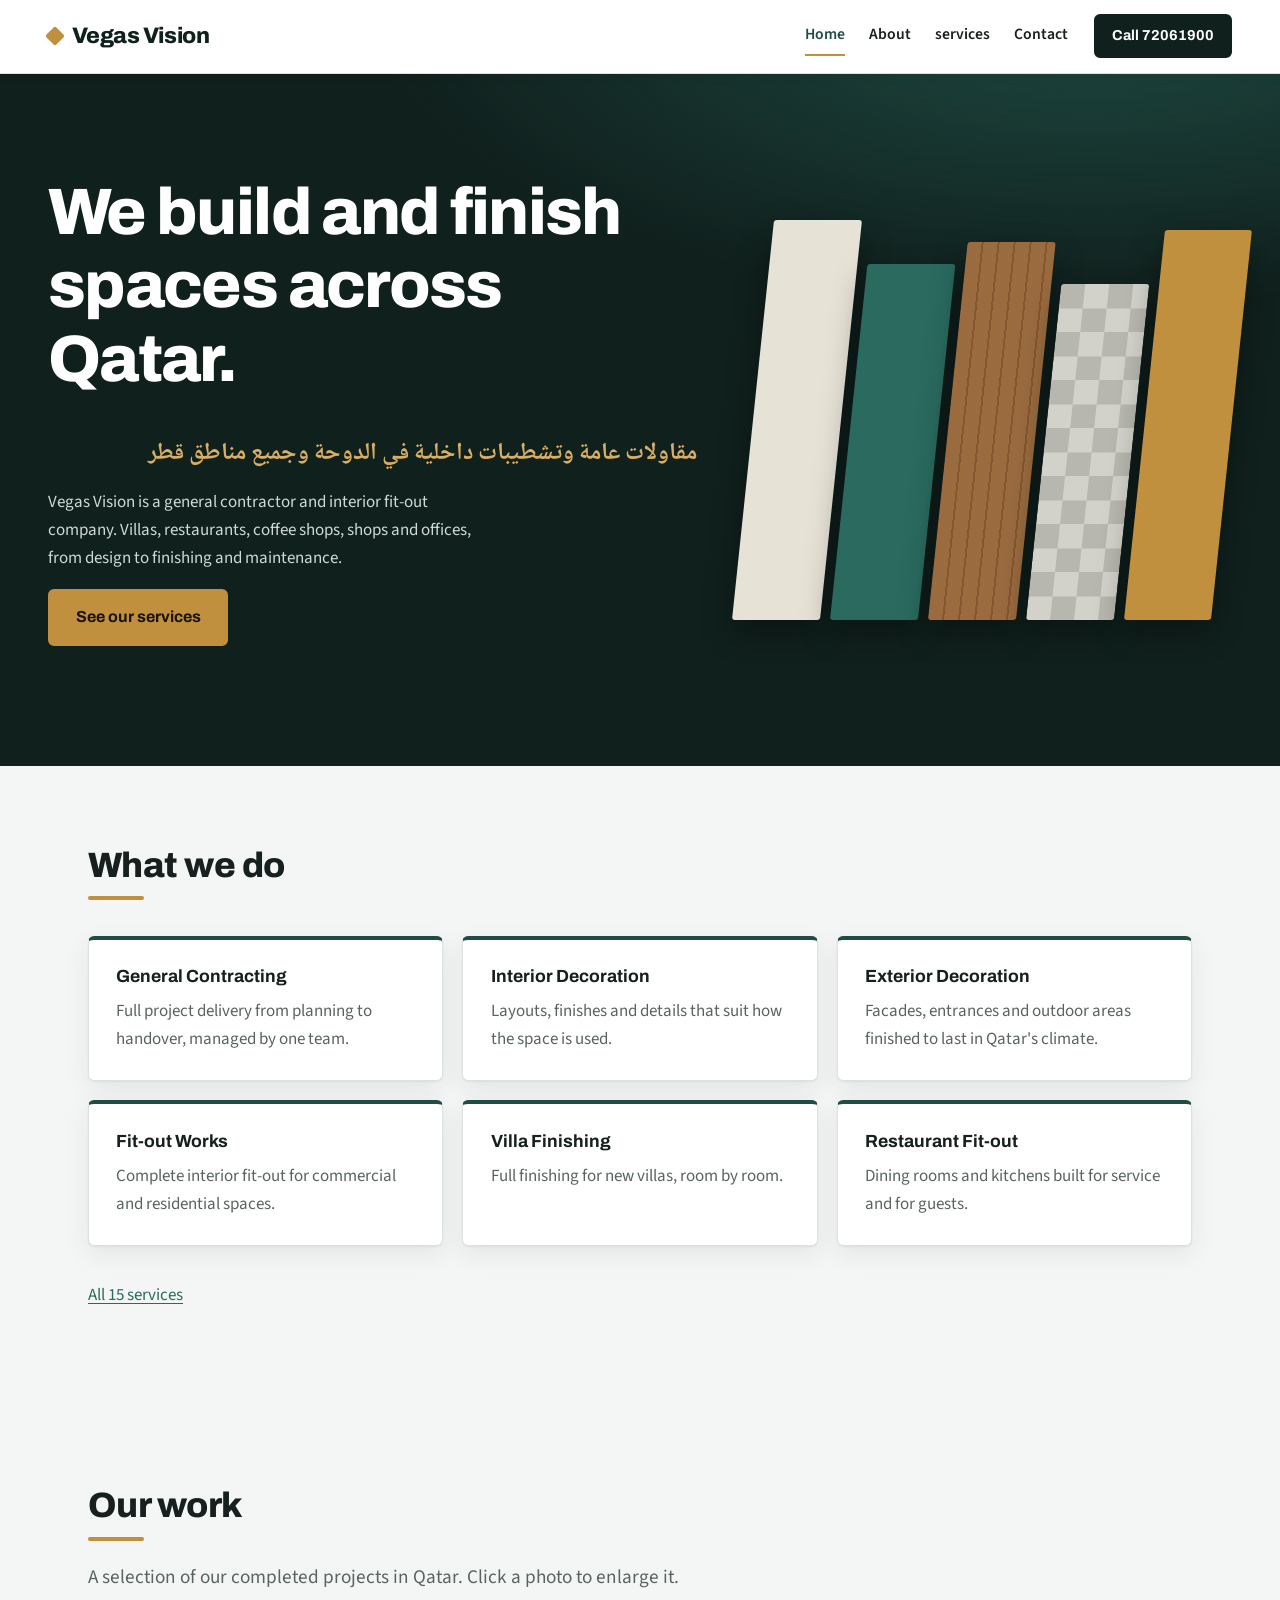
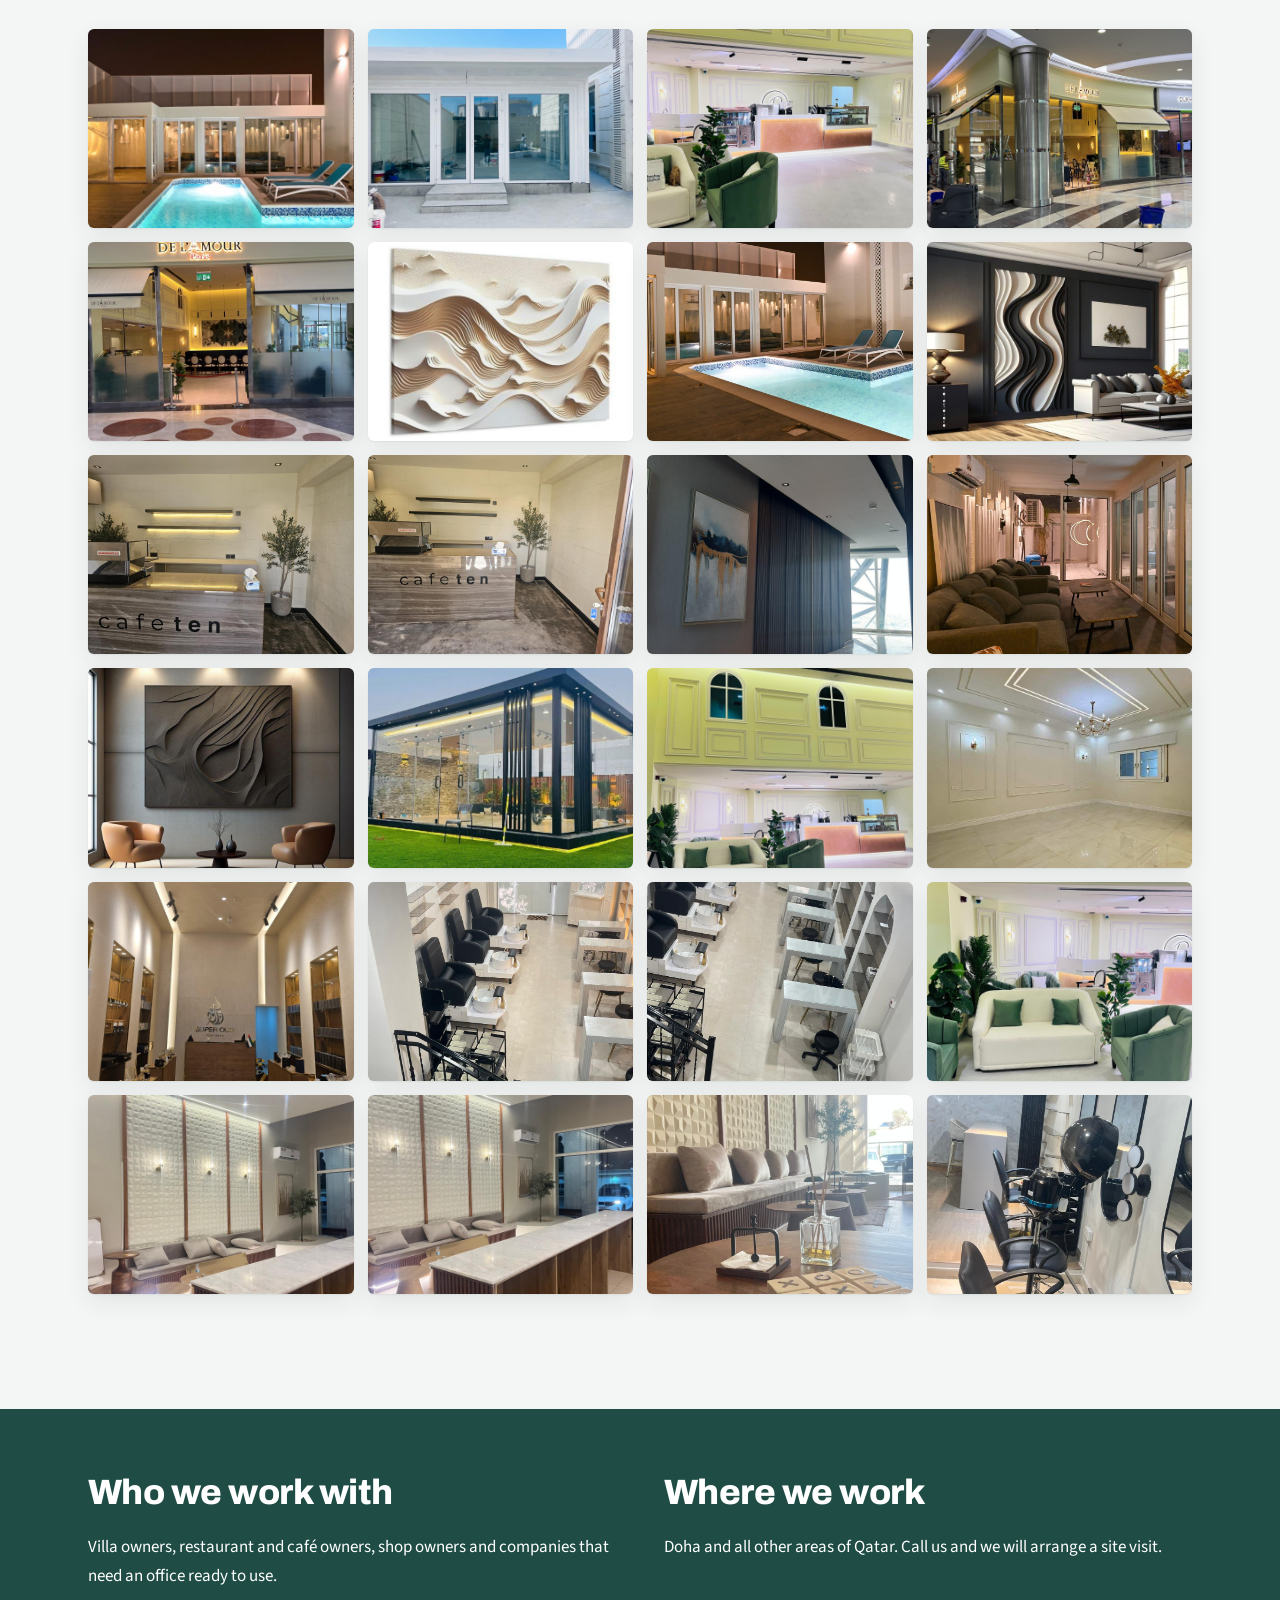
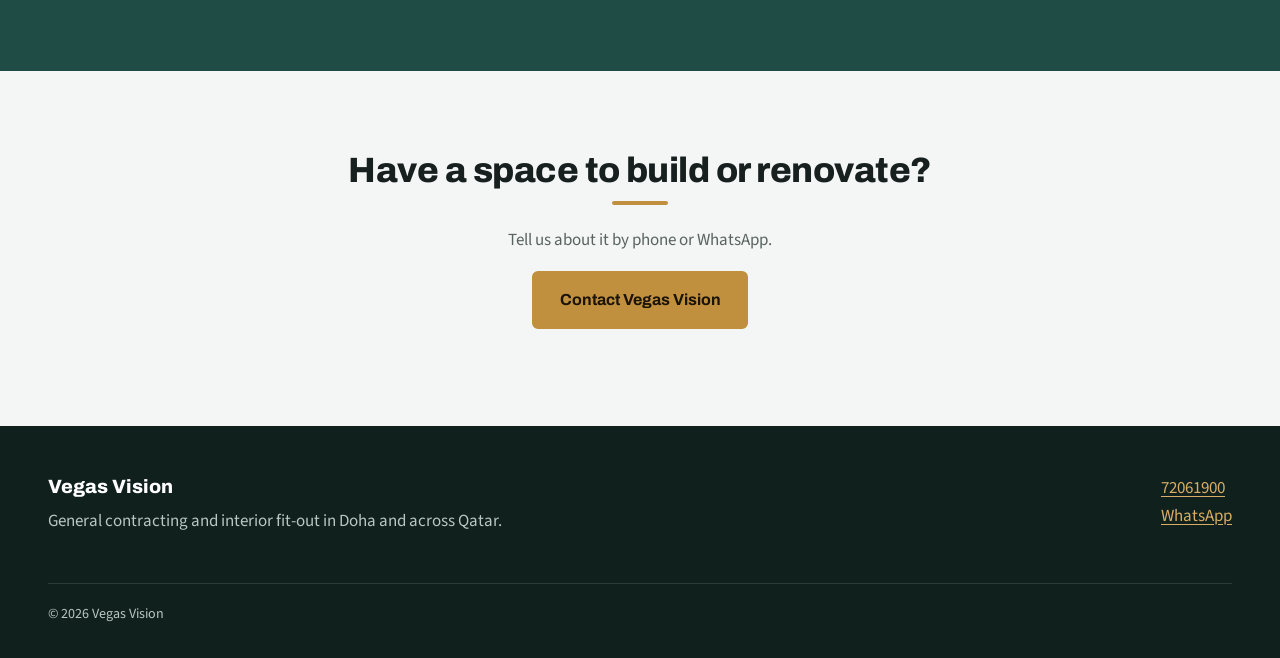
<file: index.html>
<!DOCTYPE html>
<html lang="en">
<head>
<meta charset="utf-8">
<meta name="viewport" content="width=device-width, initial-scale=1">
<title>Vegas Vision | General Contractor & Interior Fit-out in Qatar</title>
<meta name="description" content="General contracting, interior fit-out, villa finishing, restaurant and office fit-out in Doha and across Qatar.">
<link rel="preconnect" href="https://fonts.googleapis.com">
<link rel="preconnect" href="https://fonts.gstatic.com" crossorigin>
<link href="https://fonts.googleapis.com/css2?family=Archivo:wght@500;700;800&family=Source+Sans+3:wght@400;600&family=Noto+Naskh+Arabic:wght@500;700&display=swap" rel="stylesheet">
<link rel="stylesheet" href="index.css">
</head>
<body>

<header class="top">
  <a class="logo" href="index.html">Vegas Vision</a>
  <nav>
    <a href="index.html" aria-current="page">Home</a>
    <a href="about.html">About</a>
    <a href="services.html">services</a>
    <a href="contact.html">Contact</a>
  </nav>
  <a class="btn small" href="tel:+97472061900">Call 72061900</a>
</header>

<main>
  <section class="hero">
    <div>
      <h1>We build and finish spaces across Qatar.</h1>
      <p class="ar" lang="ar" dir="rtl">مقاولات عامة وتشطيبات داخلية في الدوحة وجميع مناطق قطر</p>
      <p>Vegas Vision is a general contractor and interior fit-out company. Villas, restaurants, coffee shops, shops and offices, from design to finishing and maintenance.</p>
      <p>
        <a class="btn" href="services.html">See our services</a>
        
      </p>
    </div>
    <div class="samples" aria-hidden="true">
      <i class="s1"></i><i class="s2"></i><i class="s3"></i><i class="s4"></i><i class="s5"></i>
    </div>
  </section>

  <section class="wrap">
    <h2>What we do</h2>
    <ul class="grid">
      <li><h3>General Contracting</h3><p>Full project delivery from planning to handover, managed by one team.</p></li>
      <li><h3>Interior Decoration</h3><p>Layouts, finishes and details that suit how the space is used.</p></li>
      <li><h3>Exterior Decoration</h3><p>Facades, entrances and outdoor areas finished to last in Qatar's climate.</p></li>
      <li><h3>Fit-out Works</h3><p>Complete interior fit-out for commercial and residential spaces.</p></li>
      <li><h3>Villa Finishing</h3><p>Full finishing for new villas, room by room.</p></li>
      <li><h3>Restaurant Fit-out</h3><p>Dining rooms and kitchens built for service and for guests.</p></li>
    </ul>
    <p><a href="services.html">All 15 services</a></p>
  </section>

  <section class="wrap">
    <h2>Our work</h2>
    <p class="lead">A selection of our completed projects in Qatar. Click a photo to enlarge it.</p>
    <ul class="gallery">
      <li><button type="button" data-src="im1.jpeg"><img src="im1.jpeg" alt="Vegas Vision project 1" width="800" height="600" loading="lazy"></button></li>
      <li><button type="button" data-src="im2.jpeg"><img src="im2.jpeg" alt="Vegas Vision project 2" width="800" height="600" loading="lazy"></button></li>
      <li><button type="button" data-src="im3.jpeg"><img src="im3.jpeg" alt="Vegas Vision project 3" width="800" height="600" loading="lazy"></button></li>
      <li><button type="button" data-src="im4.jpeg"><img src="im4.jpeg" alt="Vegas Vision project 4" width="800" height="600" loading="lazy"></button></li>
      <li><button type="button" data-src="im5.jpeg"><img src="im5.jpeg" alt="Vegas Vision project 5" width="800" height="600" loading="lazy"></button></li>
      <li><button type="button" data-src="im6.jpeg"><img src="im6.jpeg" alt="Vegas Vision project 6" width="800" height="600" loading="lazy"></button></li>
      <li><button type="button" data-src="im7.jpeg"><img src="im7.jpeg" alt="Vegas Vision project 7" width="800" height="600" loading="lazy"></button></li>
      <li><button type="button" data-src="im8.jpeg"><img src="im8.jpeg" alt="Vegas Vision project 8" width="800" height="600" loading="lazy"></button></li>
      <li><button type="button" data-src="im9.jpeg"><img src="im9.jpeg" alt="Vegas Vision project 9" width="800" height="600" loading="lazy"></button></li>
      <li><button type="button" data-src="im10.jpeg"><img src="im10.jpeg" alt="Vegas Vision project 10" width="800" height="600" loading="lazy"></button></li>
      <li><button type="button" data-src="im11.jpeg"><img src="im11.jpeg" alt="Vegas Vision project 11" width="800" height="600" loading="lazy"></button></li>
      <li><button type="button" data-src="im12.jpeg"><img src="im12.jpeg" alt="Vegas Vision project 12" width="800" height="600" loading="lazy"></button></li>
      <li><button type="button" data-src="im13.jpeg"><img src="im13.jpeg" alt="Vegas Vision project 13" width="800" height="600" loading="lazy"></button></li>
      <li><button type="button" data-src="im14.jpeg"><img src="im14.jpeg" alt="Vegas Vision project 14" width="800" height="600" loading="lazy"></button></li>
      <li><button type="button" data-src="im15.jpeg"><img src="im15.jpeg" alt="Vegas Vision project 15" width="800" height="600" loading="lazy"></button></li>
      <li><button type="button" data-src="im16.jpeg"><img src="im16.jpeg" alt="Vegas Vision project 16" width="800" height="600" loading="lazy"></button></li>
      <li><button type="button" data-src="im17.jpeg"><img src="im17.jpeg" alt="Vegas Vision project 17" width="800" height="600" loading="lazy"></button></li>
      <li><button type="button" data-src="im18.jpeg"><img src="im18.jpeg" alt="Vegas Vision project 18" width="800" height="600" loading="lazy"></button></li>
      <li><button type="button" data-src="im19.jpeg"><img src="im19.jpeg" alt="Vegas Vision project 19" width="800" height="600" loading="lazy"></button></li>
      <li><button type="button" data-src="im20.jpeg"><img src="im20.jpeg" alt="Vegas Vision project 20" width="800" height="600" loading="lazy"></button></li>
      <li><button type="button" data-src="im21.jpeg"><img src="im21.jpeg" alt="Vegas Vision project 21" width="800" height="600" loading="lazy"></button></li>
      <li><button type="button" data-src="im22.jpeg"><img src="im22.jpeg" alt="Vegas Vision project 22" width="800" height="600" loading="lazy"></button></li>
      <li><button type="button" data-src="im23.jpeg"><img src="im23.jpeg" alt="Vegas Vision project 23" width="800" height="600" loading="lazy"></button></li>
      <li><button type="button" data-src="im24.jpeg"><img src="im24.jpeg" alt="Vegas Vision project 24" width="800" height="600" loading="lazy"></button></li>
      
    </ul>
  </section>

  <section class="band">
    <div class="wrap two">
      <div>
        <h2>Who we work with</h2>
        <p>Villa owners, restaurant and café owners, shop owners and companies that need an office ready to use.</p>
      </div>
      <div>
        <h2>Where we work</h2>
        <p>Doha and all other areas of Qatar. Call us and we will arrange a site visit.</p>
      </div>
    </div>
  </section>

  <section class="wrap cta">
    <h2>Have a space to build or renovate?</h2>
    <p>Tell us about it by phone or WhatsApp.</p>
    <p><a class="btn" href="contact.html">Contact Vegas Vision</a></p>
  </section>
</main>

<dialog id="lb">
  <button type="button" id="close" aria-label="Close">&times;</button>
  <img alt="">
</dialog>

<footer>
  <div>
    <strong>Vegas Vision</strong>
    <p>General contracting and interior fit-out in Doha and across Qatar.</p>
  </div>
  <div>
    <a href="tel:+97472061900">72061900</a><br>
    <a href="https://wa.me/97472061900">WhatsApp</a>
  </div>
  <p class="copy">&copy; 2026 Vegas Vision</p>
</footer>

<script>
  const lb = document.getElementById("lb");
  const big = lb.querySelector("img");
  document.querySelectorAll(".gallery button").forEach(b => {
    b.addEventListener("click", () => {
      big.src = b.dataset.src;
      big.alt = b.querySelector("img").alt;
      lb.showModal();
    });
  });
  document.getElementById("close").addEventListener("click", () => lb.close());
  lb.addEventListener("click", e => { if (e.target === lb) lb.close(); });
</script>

</body>
</html>
</file>
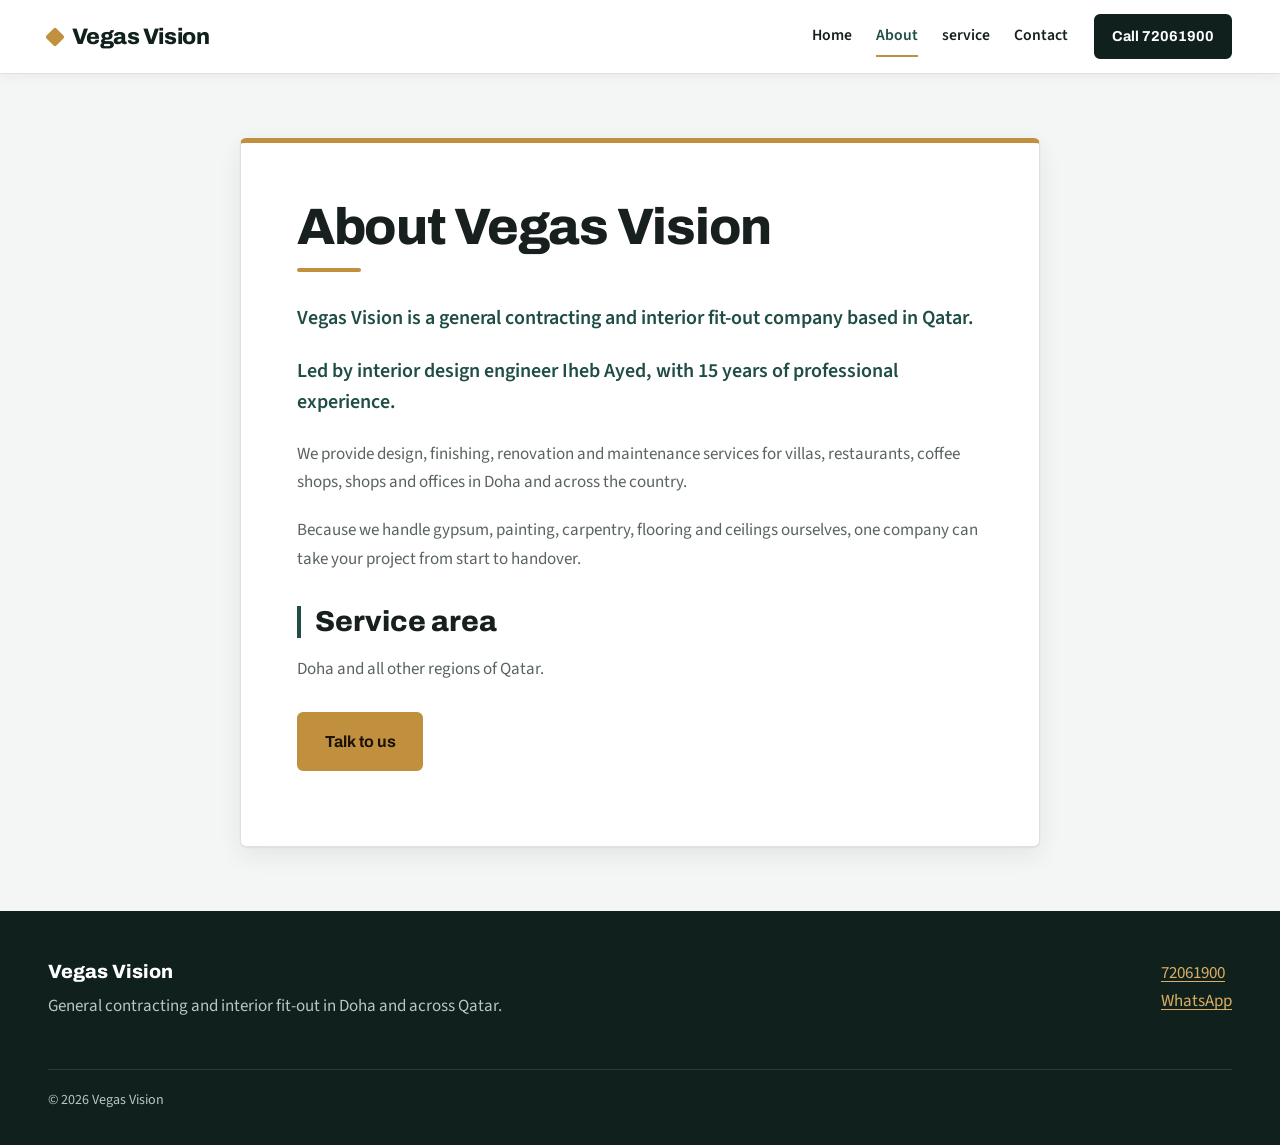
<file: about.html>
<!DOCTYPE html>
<html lang="en">
<head>
<meta charset="utf-8">
<meta name="viewport" content="width=device-width, initial-scale=1">
<title>About | Vegas Vision</title>
<meta name="description" content="About Vegas Vision, a general contracting and fit-out company in Qatar.">
<link rel="preconnect" href="https://fonts.googleapis.com">
<link rel="preconnect" href="https://fonts.gstatic.com" crossorigin>
<link href="https://fonts.googleapis.com/css2?family=Archivo:wght@500;700;800&family=Source+Sans+3:wght@400;600&family=Noto+Naskh+Arabic:wght@500;700&display=swap" rel="stylesheet">
<link rel="stylesheet" href="about.css">
</head>
<body>

<header class="top">
  <a class="logo" href="index.html">Vegas Vision</a>
  <nav>
    <a href="index.html">Home</a>
    <a href="about.html" aria-current="page">About</a>
    <a href="services.html">service</a>
    <a href="contact.html">Contact</a>
  </nav>
  <a class="btn small" href="tel:+97472061900">Call 72061900</a>
</header>

<main>
  <section class="wrap" style="max-width:800px">
    <h1>About Vegas Vision</h1>
    <p class="lead">Vegas Vision is a general contracting and interior fit-out company based in Qatar.</p>
    <p class="lead">Led by interior design engineer Iheb Ayed, with 15 years of professional experience.</p>
    <p>We provide design, finishing, renovation and maintenance services for villas, restaurants, coffee shops, shops and offices in Doha and across the country.</p>
    <p>Because we handle gypsum, painting, carpentry, flooring and ceilings ourselves, one company can take your project from start to handover.</p>
    <h2>Service area</h2>
    <p>Doha and all other regions of Qatar.</p>
    <p><a class="btn" href="contact.html">Talk to us</a></p>
  </section>
</main>

<footer>
  <div>
    <strong>Vegas Vision</strong>
    <p>General contracting and interior fit-out in Doha and across Qatar.</p>
  </div>
  <div>
    <a href="tel:+97472061900">72061900</a><br>
    <a href="https://wa.me/97472061900">WhatsApp</a>
  </div>
  <p class="copy">&copy; 2026 Vegas Vision</p>
</footer>

</body>
</html>
</file>
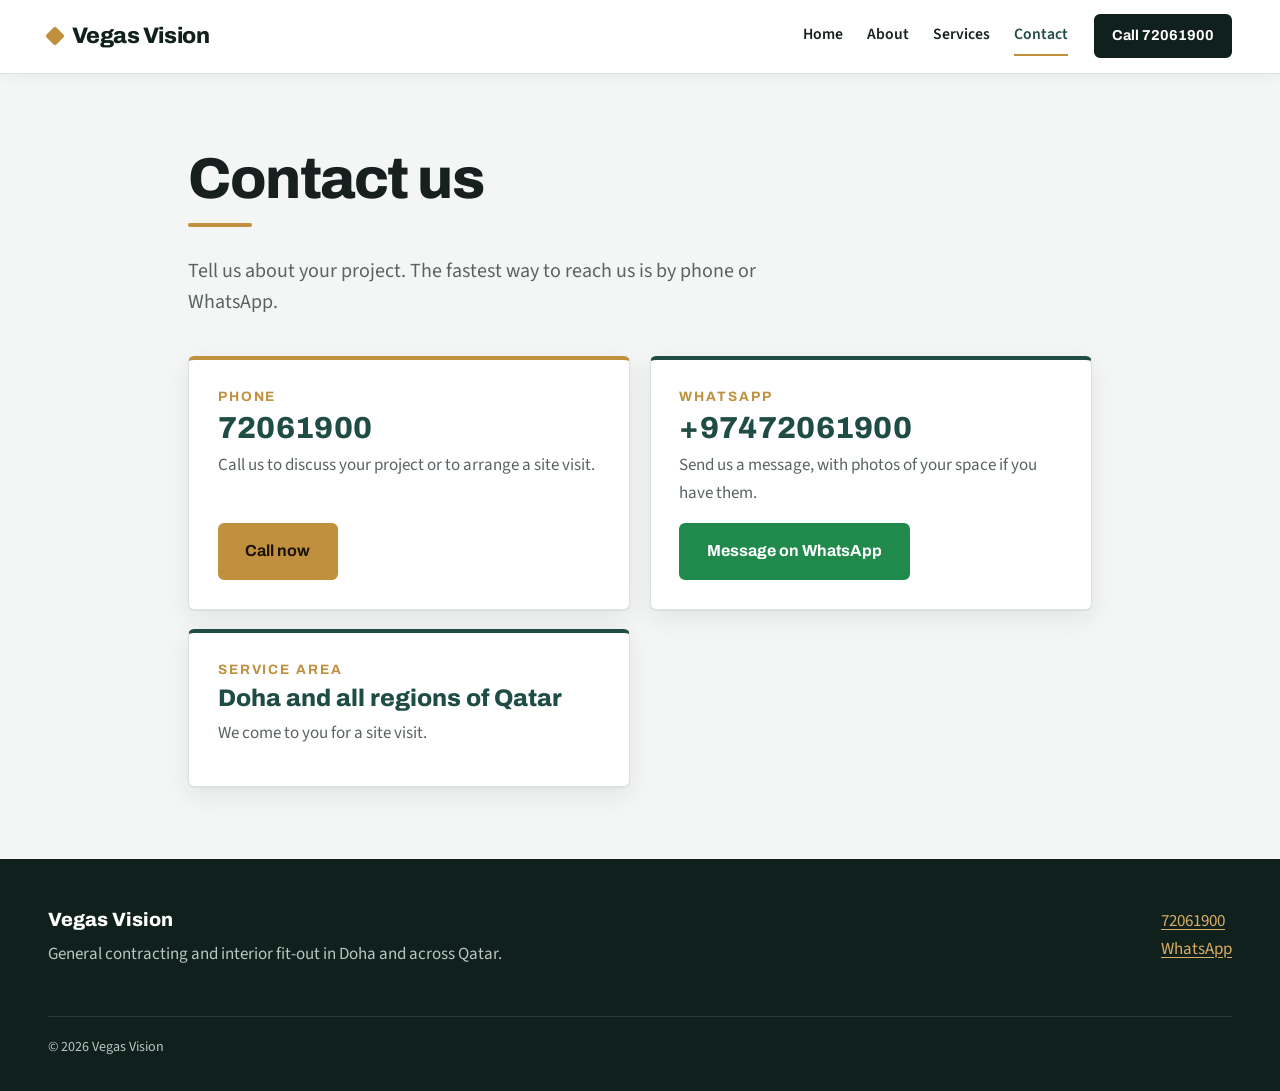
<file: contact.html>
<!DOCTYPE html>
<html lang="en">
<head>
<meta charset="utf-8">
<meta name="viewport" content="width=device-width, initial-scale=1">
<title>Contact | Vegas Vision</title>
<meta name="description" content="Call or WhatsApp Vegas Vision on 72061900 for general contracting and fit-out in Doha and across Qatar.">
<link rel="preconnect" href="https://fonts.googleapis.com">
<link rel="preconnect" href="https://fonts.gstatic.com" crossorigin>
<link href="https://fonts.googleapis.com/css2?family=Archivo:wght@500;700;800&family=Source+Sans+3:wght@400;600&family=Noto+Naskh+Arabic:wght@500;700&display=swap" rel="stylesheet">
<link rel="stylesheet" href="contact.css">
</head>
<body>

<header class="top">
  <a class="logo" href="index.html">Vegas Vision</a>
  <nav>
    <a href="index.html">Home</a>
     <a href="about.html">About</a>
    <a href="services.html">Services</a>
    <a href="contact.html" aria-current="page">Contact</a>
  </nav>
  <a class="btn small" href="tel:+97472061900">Call 72061900</a>
</header>

<main>
  <section class="wrap">
    <h1>Contact us</h1>
    <p class="lead">Tell us about your project. The fastest way to reach us is by phone or WhatsApp.</p>

    <ul class="channels">
      <li>
        <h2>Phone</h2>
        <a class="number" href="tel:+97472061900">72061900</a>
        <p>Call us to discuss your project or to arrange a site visit.</p>
        <a class="btn" href="tel:+97472061900">Call now</a>
      </li>
      <li>
        <h2>WhatsApp</h2>
        <a class="number" href="https://wa.me/97472061900">+97472061900</a>
        <p>Send us a message, with photos of your space if you have them.</p>
        <a class="btn wa" href="https://wa.me/97472061900">Message on WhatsApp</a>
      </li>
      <li>
        <h2>Service area</h2>
        <span class="area">Doha and all regions of Qatar</span>
        <p>We come to you for a site visit.</p>
      </li>
    </ul>
  </section>
</main>

<footer>
  <div>
    <strong>Vegas Vision</strong>
    <p>General contracting and interior fit-out in Doha and across Qatar.</p>
  </div>
  <div>
    <a href="tel:+97472061900">72061900</a><br>
    <a href="https://wa.me/97472061900">WhatsApp</a>
  </div>
  <p class="copy">&copy; 2026 Vegas Vision</p>
</footer>

</body>
</html>
</file>
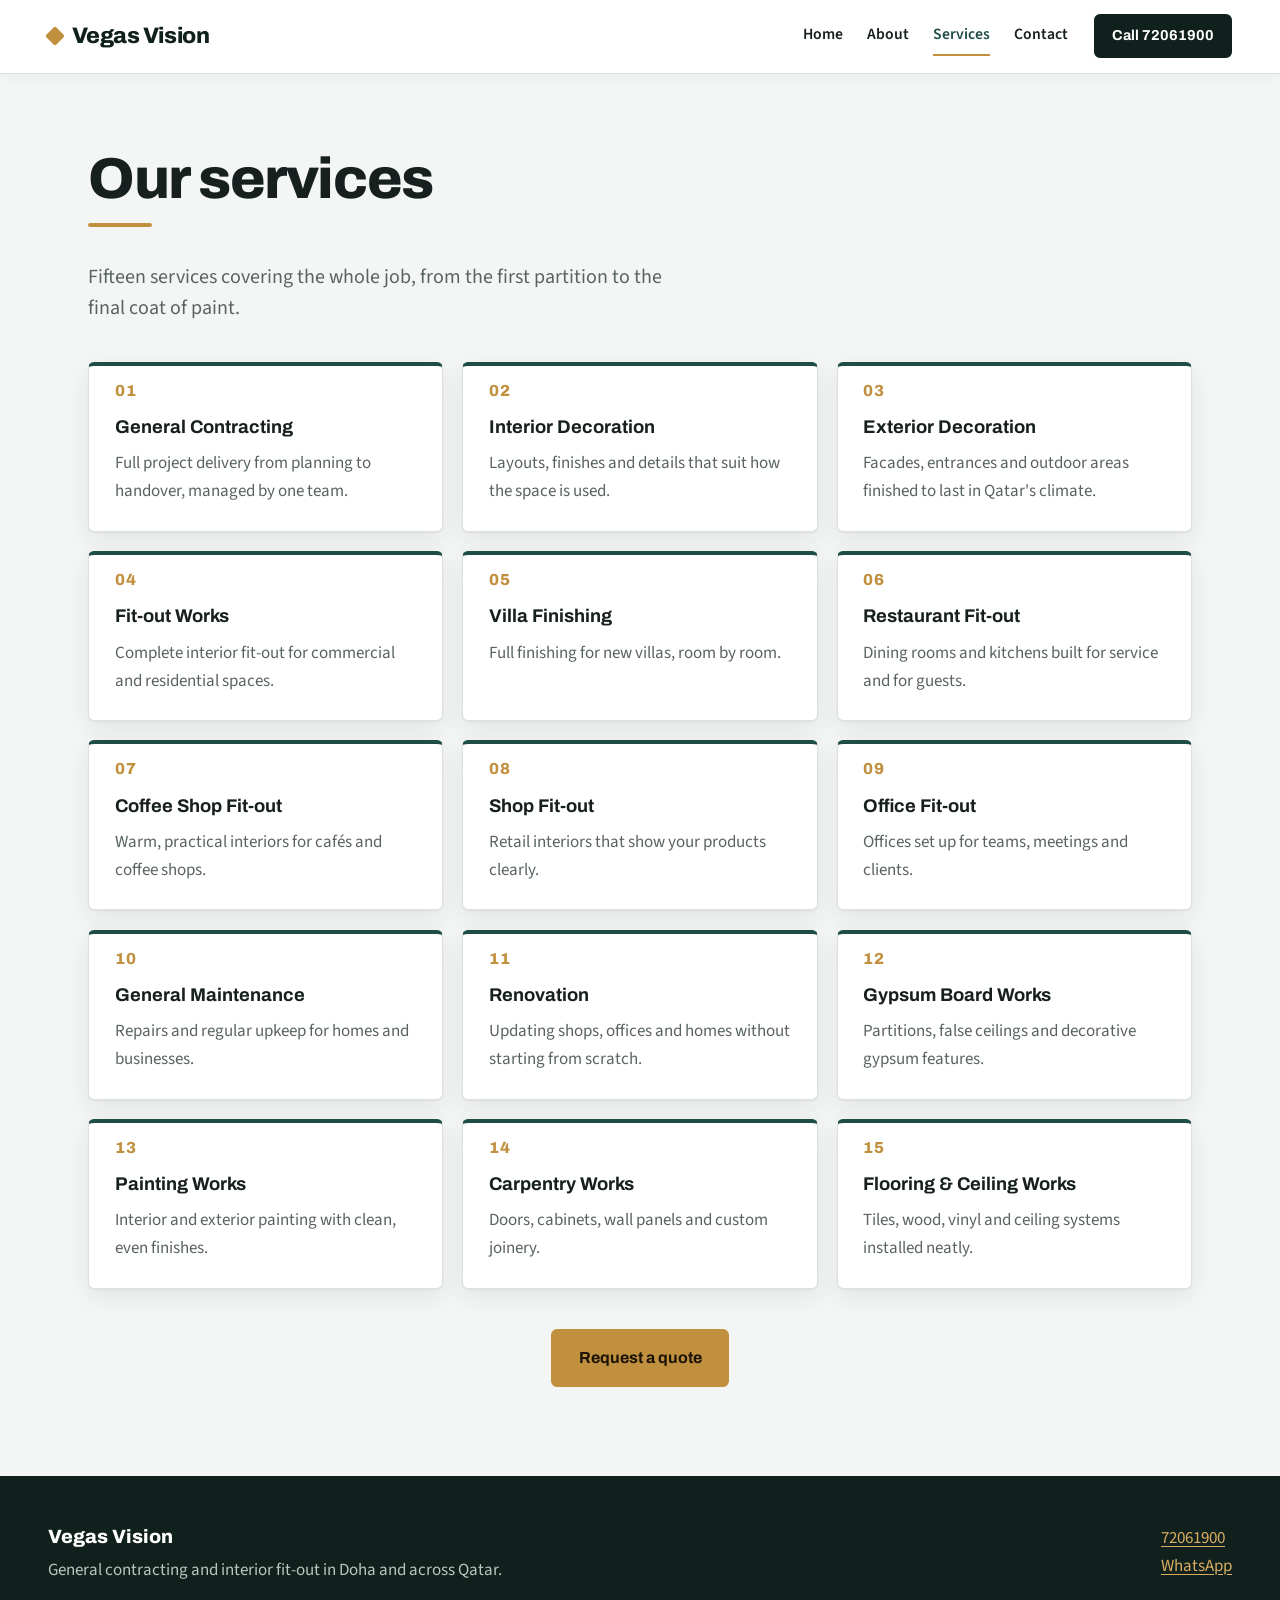
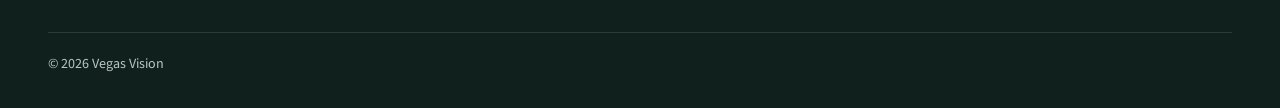
<file: services.html>
<!DOCTYPE html>
<html lang="en">
<head>
<meta charset="utf-8">
<meta name="viewport" content="width=device-width, initial-scale=1">
<title>Services | Vegas Vision</title>
<meta name="description" content="Fit-out, villa finishing, renovation, gypsum, painting, carpentry, flooring and maintenance in Qatar.">
<link rel="preconnect" href="https://fonts.googleapis.com">
<link rel="preconnect" href="https://fonts.gstatic.com" crossorigin>
<link href="https://fonts.googleapis.com/css2?family=Archivo:wght@500;700;800&family=Source+Sans+3:wght@400;600&family=Noto+Naskh+Arabic:wght@500;700&display=swap" rel="stylesheet">
<link rel="stylesheet" href="services.css">
</head>
<body>

<header class="top">
  <a class="logo" href="index.html">Vegas Vision</a>
  <nav>
    <a href="index.html">Home</a>
    <a href="about.html">About</a>
    <a href="services.html" aria-current="page">Services</a>
    
    <a href="contact.html">Contact</a>
  </nav>
  <a class="btn small" href="tel:+97472061900">Call 72061900</a>
</header>

<main>
  <section class="wrap">
    <h1>Our services</h1>
    <p class="lead">Fifteen services covering the whole job, from the first partition to the final coat of paint.</p>
    <ul class="grid">
      <li><h3>General Contracting</h3><p>Full project delivery from planning to handover, managed by one team.</p></li>
      <li><h3>Interior Decoration</h3><p>Layouts, finishes and details that suit how the space is used.</p></li>
      <li><h3>Exterior Decoration</h3><p>Facades, entrances and outdoor areas finished to last in Qatar's climate.</p></li>
      <li><h3>Fit-out Works</h3><p>Complete interior fit-out for commercial and residential spaces.</p></li>
      <li><h3>Villa Finishing</h3><p>Full finishing for new villas, room by room.</p></li>
      <li><h3>Restaurant Fit-out</h3><p>Dining rooms and kitchens built for service and for guests.</p></li>
      <li><h3>Coffee Shop Fit-out</h3><p>Warm, practical interiors for cafés and coffee shops.</p></li>
      <li><h3>Shop Fit-out</h3><p>Retail interiors that show your products clearly.</p></li>
      <li><h3>Office Fit-out</h3><p>Offices set up for teams, meetings and clients.</p></li>
      <li><h3>General Maintenance</h3><p>Repairs and regular upkeep for homes and businesses.</p></li>
      <li><h3>Renovation</h3><p>Updating shops, offices and homes without starting from scratch.</p></li>
      <li><h3>Gypsum Board Works</h3><p>Partitions, false ceilings and decorative gypsum features.</p></li>
      <li><h3>Painting Works</h3><p>Interior and exterior painting with clean, even finishes.</p></li>
      <li><h3>Carpentry Works</h3><p>Doors, cabinets, wall panels and custom joinery.</p></li>
      <li><h3>Flooring &amp; Ceiling Works</h3><p>Tiles, wood, vinyl and ceiling systems installed neatly.</p></li>
    </ul>
    <p><a class="btn" href="contact.html">Request a quote</a></p>
  </section>
</main>

<footer>
  <div>
    <strong>Vegas Vision</strong>
    <p>General contracting and interior fit-out in Doha and across Qatar.</p>
  </div>
  <div>
    <a href="tel:+97472061900">72061900</a><br>
    <a href="https://wa.me/97472061900">WhatsApp</a>
  </div>
  <p class="copy">&copy; 2026 Vegas Vision</p>
</footer>

</body>
</html>
</file>
<file: index.css>
/* Vegas Vision - professional stylesheet for home1.html */
:root{
  --ink:#17201f; --mute:#59635f; --bg:#f4f6f5; --card:#ffffff; --line:#dde2df;
  --dark:#10201d; --pine:#1f4d45; --pine-2:#2a6a5f; --brass:#c0903f; --brass-2:#d9ad63;
  --radius:6px; --shadow:0 1px 2px rgba(16,32,29,.06),0 8px 24px rgba(16,32,29,.08);
  --max:1200px; --pad:clamp(1.1rem,5vw,3rem);
}
*,*::before,*::after{box-sizing:border-box}
html{scroll-behavior:smooth;-webkit-text-size-adjust:100%}
body{margin:0;background:var(--bg);color:var(--ink);font:400 17px/1.65 "Source Sans 3",system-ui,sans-serif;-webkit-font-smoothing:antialiased}
img{max-width:100%;height:auto}
h1,h2,h3,.logo,.btn{font-family:Archivo,system-ui,sans-serif}
h1,h2,h3{margin:0 0 .6em;line-height:1.12;color:var(--ink)}
h1{font-size:clamp(2.3rem,5.4vw,4.1rem);font-weight:800;letter-spacing:-.025em}
h2{font-size:clamp(1.6rem,3vw,2.2rem);font-weight:800;letter-spacing:-.015em}
h3{font-size:1.1rem;font-weight:700}
p{margin:0 0 1em}
a{color:var(--pine-2);text-underline-offset:3px}
a:focus-visible,button:focus-visible{outline:3px solid var(--brass);outline-offset:3px}
.lead{font-size:1.2rem;color:var(--mute);max-width:60ch}

/* Header */
.top{position:sticky;top:0;z-index:20;display:flex;align-items:center;gap:1.6rem;flex-wrap:wrap;padding:.9rem var(--pad);background:rgba(255,255,255,.96);backdrop-filter:blur(8px);border-bottom:1px solid var(--line);box-shadow:0 2px 12px rgba(16,32,29,.05)}
.logo{margin:0 auto 0 0;font-size:1.4rem;font-weight:800;letter-spacing:-.02em;color:var(--dark);text-decoration:none;display:flex;align-items:center;gap:.6rem}
.logo::before{content:"";width:14px;height:14px;background:var(--brass);transform:rotate(45deg);border-radius:2px}
nav{display:flex;gap:1.5rem;flex-wrap:wrap}
nav a{color:var(--ink);font-weight:600;font-size:.98rem;text-decoration:none;padding:.35rem 0;border-bottom:2px solid transparent;transition:border-color .2s,color .2s}
nav a:hover{color:var(--pine-2);border-color:var(--line)}
nav a[aria-current]{border-color:var(--brass);color:var(--pine)}

/* Buttons */
.btn{display:inline-block;padding:.85rem 1.6rem;border-radius:var(--radius);background:var(--brass);color:#1b1306;border:2px solid var(--brass);font-weight:700;font-size:1rem;text-decoration:none;transition:background .2s,transform .2s,box-shadow .2s}
.btn:hover{background:var(--brass-2);border-color:var(--brass-2);transform:translateY(-1px);box-shadow:0 6px 16px rgba(192,144,63,.35)}
.btn.ghost{background:transparent;color:inherit;border-color:currentColor}
.btn.ghost:hover{background:rgba(255,255,255,.1);box-shadow:none}
.btn.small{padding:.5rem 1rem;font-size:.9rem;background:var(--dark);border-color:var(--dark);color:#fff}
.btn.small:hover{background:var(--pine);border-color:var(--pine);box-shadow:none}

/* Hero (full-width dark band) */
.hero{display:grid;grid-template-columns:1.15fr .85fr;gap:3.5rem;align-items:center;padding:clamp(3.5rem,8vw,6.5rem) max(var(--pad),calc((100% - var(--max))/2));background:radial-gradient(1200px 500px at 85% -10%,rgba(42,106,95,.55),transparent 60%),var(--dark);color:#fff}
.hero h1{color:#fff}
.hero p{color:#cfdad6;max-width:56ch}
.hero .ar{font:700 1.5rem/1.5 "Noto Naskh Arabic",serif;color:var(--brass-2);margin-bottom:1rem}
.hero .btn.ghost{color:#fff}
.samples{display:grid;grid-template-columns:repeat(5,1fr);gap:10px;height:400px;transform:skewX(-6deg)}
.samples i{display:block;border-radius:3px;box-shadow:0 12px 30px rgba(0,0,0,.35)}
.s1{background:#e7e2d6}.s2{background:var(--pine-2);margin-top:44px}
.s3{background:repeating-linear-gradient(90deg,#9a6b3f 0 14px,#855730 14px 16px);margin-top:22px}
.s4{background:repeating-conic-gradient(#d2d2cb 0 25%,#b7b7af 0 50%) 0 0/48px 48px;margin-top:64px}
.s5{background:var(--brass);margin-top:10px}

/* Sections */
.wrap{max-width:var(--max);margin:0 auto;padding:clamp(3rem,7vw,5rem) var(--pad)}
.wrap>h2::after{content:"";display:block;width:56px;height:4px;margin-top:.7rem;background:var(--brass);border-radius:2px}

/* Services cards */
.grid{list-style:none;margin:2.2rem 0;padding:0;display:grid;grid-template-columns:repeat(auto-fill,minmax(270px,1fr));gap:1.2rem}
.grid li{background:var(--card);padding:1.7rem;border:1px solid var(--line);border-top:4px solid var(--pine);border-radius:var(--radius);box-shadow:var(--shadow);transition:transform .25s,border-color .25s}
.grid li:hover{transform:translateY(-4px);border-top-color:var(--brass)}
.grid p{margin:0;color:var(--mute)}

/* Gallery */
.gallery{list-style:none;margin:2.2rem 0;padding:0;display:grid;grid-template-columns:repeat(auto-fill,minmax(250px,1fr));gap:14px}
.gallery button{position:relative;display:block;width:100%;padding:0;border:0;border-radius:var(--radius);overflow:hidden;background:var(--line);cursor:zoom-in;box-shadow:var(--shadow)}
.gallery img{display:block;width:100%;aspect-ratio:4/3;object-fit:cover;transition:transform .5s ease}
.gallery button::after{content:"+";position:absolute;inset:0;display:grid;place-items:center;font:300 3rem Archivo,sans-serif;color:#fff;background:rgba(16,32,29,.55);opacity:0;transition:opacity .25s}
.gallery button:hover img{transform:scale(1.06)}
.gallery button:hover::after,.gallery button:focus-visible::after{opacity:1}

/* Lightbox */
dialog#lb{border:0;padding:0;background:transparent;max-width:95vw;max-height:95vh;overflow:visible}
dialog#lb::backdrop{background:rgba(8,16,14,.9)}
dialog#lb img{display:block;max-width:95vw;max-height:88vh;margin:auto;border-radius:var(--radius)}
#close{position:absolute;top:-14px;right:-14px;width:44px;height:44px;border:0;border-radius:50%;background:var(--brass);color:#1b1306;font-size:1.7rem;line-height:1;cursor:pointer;box-shadow:var(--shadow)}

/* Info band */
.band{background:var(--pine);color:#fff}
.band .wrap{padding-block:clamp(2.5rem,6vw,4rem)}
.band h2,.band p{color:#fff}
.band h2::after{background:var(--brass-2)}
.two{display:grid;grid-template-columns:1fr 1fr;gap:3rem}

/* Call to action */
.cta{text-align:center}
.cta h2::after{margin-inline:auto}
.cta p{color:var(--mute)}

/* Footer */
footer{display:flex;flex-wrap:wrap;justify-content:space-between;gap:2rem;padding:3rem var(--pad) 2rem;background:var(--dark);color:#b9c6c1}
footer strong{color:#fff;font:800 1.2rem Archivo,sans-serif}
footer p{margin:.3rem 0 0}
footer a{color:var(--brass-2)}
.copy{width:100%;margin-top:1rem;padding-top:1.2rem;border-top:1px solid rgba(255,255,255,.12);font-size:.88rem}

/* Responsive */
@media(max-width:860px){
  .hero,.two{grid-template-columns:1fr;gap:2rem}
  .samples{height:200px}
  .top{position:static}
  nav{order:3;width:100%;gap:1.1rem}
}
@media(max-width:480px){.btn{width:100%;text-align:center;margin-bottom:.6rem}}
@media(prefers-reduced-motion:reduce){*{transition:none!important;scroll-behavior:auto!important}}
</file>
<file: about.css>
/* Vegas Vision - about.css (standalone, for about.html) */
:root{--ink:#17201f;--mute:#59635f;--bg:#f4f6f5;--card:#fff;--line:#dde2df;--dark:#10201d;--pine:#1f4d45;--pine-2:#2a6a5f;--brass:#c0903f;--brass-2:#d9ad63;--radius:6px;--shadow:0 1px 2px rgba(16,32,29,.06),0 8px 24px rgba(16,32,29,.08);--pad:clamp(1.1rem,5vw,3rem)}
*,*::before,*::after{box-sizing:border-box}
html{scroll-behavior:smooth;-webkit-text-size-adjust:100%}
body{margin:0;min-height:100vh;display:flex;flex-direction:column;background:var(--bg);color:var(--ink);font:400 17px/1.7 "Source Sans 3",system-ui,sans-serif;-webkit-font-smoothing:antialiased}
main{flex:1}
h1,h2,h3,.logo,.btn{font-family:Archivo,system-ui,sans-serif}
h1,h2{margin:0 0 .6em;line-height:1.12;color:var(--ink)}
p{margin:0 0 1.1em}
a{color:var(--pine-2);text-underline-offset:3px}
a:focus-visible{outline:3px solid var(--brass);outline-offset:3px}

/* Header */
.top{position:sticky;top:0;z-index:20;display:flex;align-items:center;gap:1.6rem;flex-wrap:wrap;padding:.9rem var(--pad);background:rgba(255,255,255,.96);backdrop-filter:blur(8px);border-bottom:1px solid var(--line);box-shadow:0 2px 12px rgba(16,32,29,.05)}
.logo{margin:0 auto 0 0;display:flex;align-items:center;gap:.6rem;font-size:1.4rem;font-weight:800;letter-spacing:-.02em;color:var(--dark);text-decoration:none}
.logo::before{content:"";width:14px;height:14px;background:var(--brass);transform:rotate(45deg);border-radius:2px}
nav{display:flex;gap:1.5rem;flex-wrap:wrap}
nav a{padding:.35rem 0;border-bottom:2px solid transparent;color:var(--ink);font-weight:600;font-size:.98rem;text-decoration:none;transition:border-color .2s,color .2s}
nav a:hover{color:var(--pine-2);border-color:var(--line)}
nav a[aria-current]{color:var(--pine);border-color:var(--brass)}

/* Buttons */
.btn{display:inline-block;padding:.85rem 1.6rem;border:2px solid var(--brass);border-radius:var(--radius);background:var(--brass);color:#1b1306;font-weight:700;font-size:1rem;text-decoration:none;transition:background .2s,transform .2s,box-shadow .2s}
.btn:hover{background:var(--brass-2);border-color:var(--brass-2);transform:translateY(-1px);box-shadow:0 6px 16px rgba(192,144,63,.35)}
.btn.small{padding:.5rem 1rem;font-size:.9rem;background:var(--dark);border-color:var(--dark);color:#fff}
.btn.small:hover{background:var(--pine);border-color:var(--pine);box-shadow:none}

/* About content: one clean card on the grey background */
.wrap{width:min(100% - 2*var(--pad),800px);margin:clamp(2rem,6vw,4rem) auto;padding:clamp(1.8rem,5vw,3.5rem);background:var(--card);border:1px solid var(--line);border-top:5px solid var(--brass);border-radius:var(--radius);box-shadow:var(--shadow)}
h1{font-size:clamp(2.1rem,5vw,3.2rem);font-weight:800;letter-spacing:-.025em}
h1::after{content:"";display:block;width:64px;height:4px;margin-top:.7rem;background:var(--brass);border-radius:2px}
h2{margin-top:2rem;padding-left:.9rem;border-left:4px solid var(--pine);font-size:clamp(1.4rem,3vw,1.8rem);font-weight:800}
.lead{font-size:1.25rem;line-height:1.55;color:var(--pine);font-weight:600}
.wrap p{color:var(--mute)}
.wrap .lead{color:var(--pine)}
.wrap .btn{margin-top:.6rem}

/* Footer */
footer{display:flex;flex-wrap:wrap;justify-content:space-between;gap:2rem;padding:3rem var(--pad) 2rem;background:var(--dark);color:#b9c6c1}
footer strong{color:#fff;font:800 1.2rem Archivo,sans-serif}
footer p{margin:.3rem 0 0}
footer a{color:var(--brass-2)}
.copy{width:100%;margin-top:1rem!important;padding-top:1.2rem;border-top:1px solid rgba(255,255,255,.12);font-size:.88rem}

@media(max-width:700px){.top{position:static}nav{order:3;width:100%;gap:1.1rem}.wrap .btn{width:100%;text-align:center}}
@media(prefers-reduced-motion:reduce){*{transition:none!important;scroll-behavior:auto!important}}
</file>
<file: contact.css>
/* Vegas Vision - contact.css (standalone, for contact.html) */
:root{--ink:#17201f;--mute:#59635f;--bg:#f4f6f5;--card:#fff;--line:#dde2df;--dark:#10201d;--pine:#1f4d45;--pine-2:#2a6a5f;--brass:#c0903f;--brass-2:#d9ad63;--wa:#1f8a4c;--radius:6px;--shadow:0 1px 2px rgba(16,32,29,.06),0 8px 24px rgba(16,32,29,.08);--pad:clamp(1.1rem,5vw,3rem)}
*,*::before,*::after{box-sizing:border-box}
html{scroll-behavior:smooth;-webkit-text-size-adjust:100%}
body{margin:0;min-height:100vh;display:flex;flex-direction:column;background:var(--bg);color:var(--ink);font:400 17px/1.65 "Source Sans 3",system-ui,sans-serif;-webkit-font-smoothing:antialiased}
main{flex:1}
h1,h2,h3,.logo,.btn{font-family:Archivo,system-ui,sans-serif}
h1,h2,h3{margin:0 0 .5em;line-height:1.15;color:var(--ink)}
p{margin:0 0 1em}
a{color:var(--pine-2);text-underline-offset:3px}
a:focus-visible{outline:3px solid var(--brass);outline-offset:3px}

/* Header */
.top{position:sticky;top:0;z-index:20;display:flex;align-items:center;gap:1.6rem;flex-wrap:wrap;padding:.9rem var(--pad);background:rgba(255,255,255,.96);backdrop-filter:blur(8px);border-bottom:1px solid var(--line);box-shadow:0 2px 12px rgba(16,32,29,.05)}
.logo{margin:0 auto 0 0;display:flex;align-items:center;gap:.6rem;font-size:1.4rem;font-weight:800;letter-spacing:-.02em;color:var(--dark);text-decoration:none}
.logo::before{content:"";width:14px;height:14px;background:var(--brass);transform:rotate(45deg);border-radius:2px}
nav{display:flex;gap:1.5rem;flex-wrap:wrap}
nav a{padding:.35rem 0;border-bottom:2px solid transparent;color:var(--ink);font-weight:600;font-size:.98rem;text-decoration:none;transition:border-color .2s,color .2s}
nav a:hover{color:var(--pine-2);border-color:var(--line)}
nav a[aria-current]{color:var(--pine);border-color:var(--brass)}

/* Buttons */
.btn{display:inline-block;padding:.85rem 1.6rem;border:2px solid var(--brass);border-radius:var(--radius);background:var(--brass);color:#1b1306;font-weight:700;font-size:1rem;text-decoration:none;transition:background .2s,transform .2s,box-shadow .2s}
.btn:hover{background:var(--brass-2);border-color:var(--brass-2);transform:translateY(-1px);box-shadow:0 6px 16px rgba(192,144,63,.35)}
.btn.small{padding:.5rem 1rem;font-size:.9rem;background:var(--dark);border-color:var(--dark);color:#fff}
.btn.small:hover{background:var(--pine);border-color:var(--pine);box-shadow:none}
.btn.wa{background:var(--wa);border-color:var(--wa);color:#fff}
.btn.wa:hover{background:#25a35b;border-color:#25a35b;box-shadow:0 6px 16px rgba(31,138,76,.35)}

/* Page content */
.wrap{max-width:1000px;margin:0 auto;padding:clamp(2.5rem,7vw,4.5rem) var(--pad)}
h1{font-size:clamp(2.2rem,5.4vw,3.6rem);font-weight:800;letter-spacing:-.025em}
h1::after{content:"";display:block;width:64px;height:4px;margin-top:.7rem;background:var(--brass);border-radius:2px}
.lead{max-width:60ch;font-size:1.25rem;line-height:1.55;color:var(--mute)}

/* Contact cards */
.channels{list-style:none;margin:2.4rem 0 0;padding:0;display:grid;grid-template-columns:repeat(auto-fit,minmax(300px,1fr));gap:1.2rem}
.channels li{min-width:0;display:flex;flex-direction:column;align-items:flex-start;gap:.4rem;padding:1.8rem;background:var(--card);border:1px solid var(--line);border-top:4px solid var(--pine);border-radius:var(--radius);box-shadow:var(--shadow)}
.channels li:first-child{border-top-color:var(--brass)}
.channels h2{margin:0;font-size:.85rem;letter-spacing:.14em;text-transform:uppercase;color:var(--brass)}
.channels p{margin:0 0 .6rem;color:var(--mute)}
.channels .btn{margin-top:auto}
.number{max-width:100%;font:800 clamp(1.6rem,5vw,1.9rem) Archivo,sans-serif;letter-spacing:.01em;font-variant-numeric:tabular-nums;color:var(--pine);text-decoration:none;line-height:1.1;overflow-wrap:anywhere;direction:ltr;unicode-bidi:isolate}
.number:hover{color:var(--pine-2)}
.channels .area{font:800 1.5rem Archivo,sans-serif;color:var(--pine);line-height:1.2}

/* Footer */
footer{display:flex;flex-wrap:wrap;justify-content:space-between;gap:2rem;padding:3rem var(--pad) 2rem;background:var(--dark);color:#b9c6c1}
footer strong{color:#fff;font:800 1.2rem Archivo,sans-serif}
footer p{margin:.3rem 0 0}
footer a{color:var(--brass-2)}
.copy{width:100%;margin-top:1rem!important;padding-top:1.2rem;border-top:1px solid rgba(255,255,255,.12);font-size:.88rem}

@media(max-width:860px){.top{position:static}nav{order:3;width:100%;gap:1.1rem}}
@media(max-width:480px){.channels .btn{width:100%;text-align:center}}
@media(prefers-reduced-motion:reduce){*{transition:none!important;scroll-behavior:auto!important}}
</file>
<file: services.css>
/* Vegas Vision - services.css (standalone, for services.html) */
:root{--ink:#17201f;--mute:#59635f;--bg:#f4f6f5;--card:#fff;--line:#dde2df;--dark:#10201d;--pine:#1f4d45;--pine-2:#2a6a5f;--brass:#c0903f;--brass-2:#d9ad63;--radius:6px;--shadow:0 1px 2px rgba(16,32,29,.06),0 8px 24px rgba(16,32,29,.08);--pad:clamp(1.1rem,5vw,3rem)}
*,*::before,*::after{box-sizing:border-box}
html{scroll-behavior:smooth;-webkit-text-size-adjust:100%}
body{margin:0;min-height:100vh;display:flex;flex-direction:column;background:var(--bg);color:var(--ink);font:400 17px/1.65 "Source Sans 3",system-ui,sans-serif;-webkit-font-smoothing:antialiased}
main{flex:1}
h1,h2,h3,.logo,.btn{font-family:Archivo,system-ui,sans-serif}
h1,h3{margin:0 0 .6em;line-height:1.15;color:var(--ink)}
p{margin:0 0 1em}
a{color:var(--pine-2);text-underline-offset:3px}
a:focus-visible{outline:3px solid var(--brass);outline-offset:3px}

/* Header */
.top{position:sticky;top:0;z-index:20;display:flex;align-items:center;gap:1.6rem;flex-wrap:wrap;padding:.9rem var(--pad);background:rgba(255,255,255,.96);backdrop-filter:blur(8px);border-bottom:1px solid var(--line);box-shadow:0 2px 12px rgba(16,32,29,.05)}
.logo{margin:0 auto 0 0;display:flex;align-items:center;gap:.6rem;font-size:1.4rem;font-weight:800;letter-spacing:-.02em;color:var(--dark);text-decoration:none}
.logo::before{content:"";width:14px;height:14px;background:var(--brass);transform:rotate(45deg);border-radius:2px}
nav{display:flex;gap:1.5rem;flex-wrap:wrap}
nav a{padding:.35rem 0;border-bottom:2px solid transparent;color:var(--ink);font-weight:600;font-size:.98rem;text-decoration:none;transition:border-color .2s,color .2s}
nav a:hover{color:var(--pine-2);border-color:var(--line)}
nav a[aria-current]{color:var(--pine);border-color:var(--brass)}

/* Buttons */
.btn{display:inline-block;padding:.85rem 1.6rem;border:2px solid var(--brass);border-radius:var(--radius);background:var(--brass);color:#1b1306;font-weight:700;font-size:1rem;text-decoration:none;transition:background .2s,transform .2s,box-shadow .2s}
.btn:hover{background:var(--brass-2);border-color:var(--brass-2);transform:translateY(-1px);box-shadow:0 6px 16px rgba(192,144,63,.35)}
.btn.small{padding:.5rem 1rem;font-size:.9rem;background:var(--dark);border-color:var(--dark);color:#fff}
.btn.small:hover{background:var(--pine);border-color:var(--pine);box-shadow:none}

/* Page content */
.wrap{max-width:1200px;margin:0 auto;padding:clamp(2.5rem,7vw,4.5rem) var(--pad)}
h1{font-size:clamp(2.2rem,5.4vw,3.6rem);font-weight:800;letter-spacing:-.025em}
h1::after{content:"";display:block;width:64px;height:4px;margin-top:.7rem;background:var(--brass);border-radius:2px}
.lead{max-width:60ch;font-size:1.25rem;line-height:1.55;color:var(--mute)}

/* Services grid: 15 numbered cards */
.grid{list-style:none;margin:2.4rem 0;padding:0;display:grid;grid-template-columns:repeat(auto-fill,minmax(280px,1fr));gap:1.2rem;counter-reset:s}
.grid li{position:relative;padding:3.2rem 1.6rem 1.6rem;background:var(--card);border:1px solid var(--line);border-top:4px solid var(--pine);border-radius:var(--radius);box-shadow:var(--shadow);counter-increment:s;transition:transform .25s,border-top-color .25s,box-shadow .25s}
.grid li::before{content:counter(s,decimal-leading-zero);position:absolute;top:1rem;left:1.6rem;font:800 1rem Archivo,sans-serif;letter-spacing:.06em;color:var(--brass)}
.grid li:hover{transform:translateY(-4px);border-top-color:var(--brass);box-shadow:0 2px 4px rgba(16,32,29,.08),0 14px 32px rgba(16,32,29,.14)}
.grid h3{font-size:1.15rem;font-weight:700}
.grid p{margin:0;color:var(--mute)}

/* Quote button, centered */
.wrap>p:last-child{margin-top:2.5rem;text-align:center}

/* Footer */
footer{display:flex;flex-wrap:wrap;justify-content:space-between;gap:2rem;padding:3rem var(--pad) 2rem;background:var(--dark);color:#b9c6c1}
footer strong{color:#fff;font:800 1.2rem Archivo,sans-serif}
footer p{margin:.3rem 0 0}
footer a{color:var(--brass-2)}
.copy{width:100%;margin-top:1rem!important;padding-top:1.2rem;border-top:1px solid rgba(255,255,255,.12);font-size:.88rem}

@media(max-width:860px){.top{position:static}nav{order:3;width:100%;gap:1.1rem}}
@media(max-width:480px){.wrap>p:last-child .btn{width:100%;text-align:center}}
@media(prefers-reduced-motion:reduce){*{transition:none!important;scroll-behavior:auto!important}}
</file>
